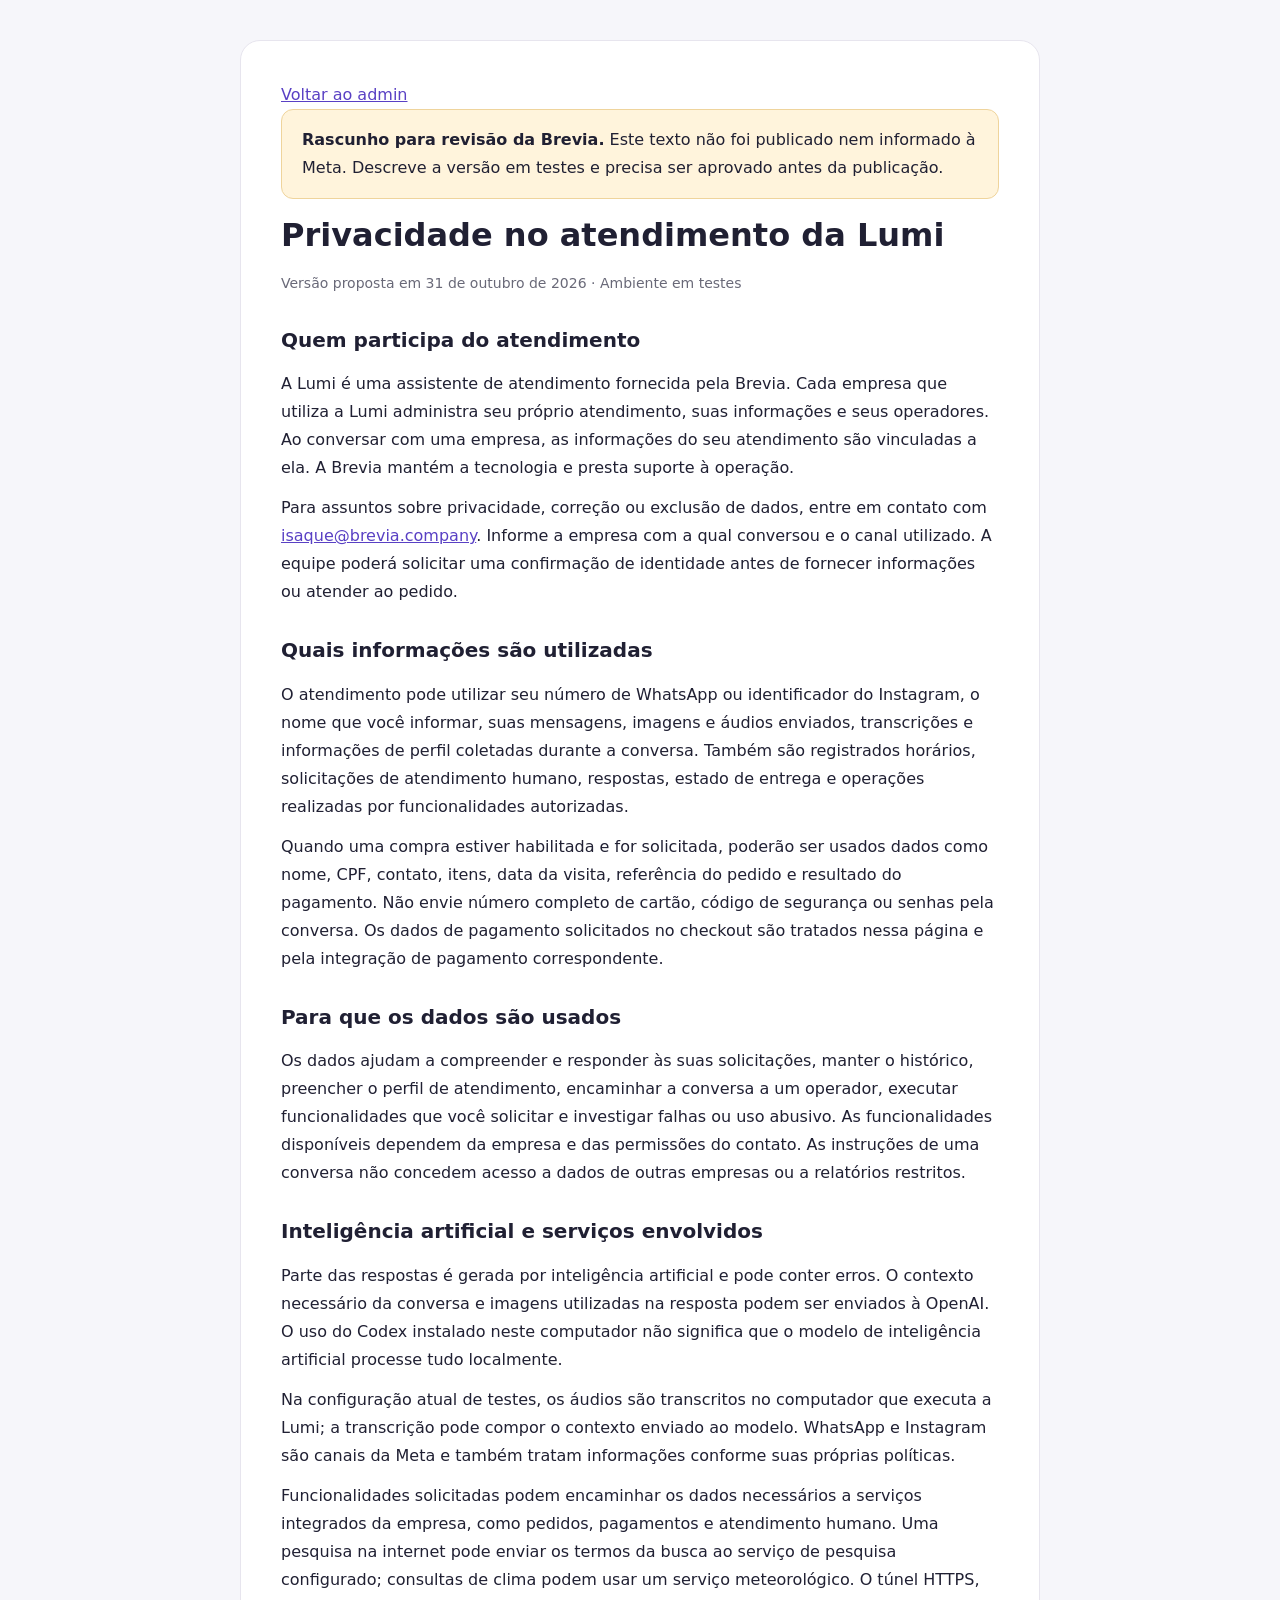
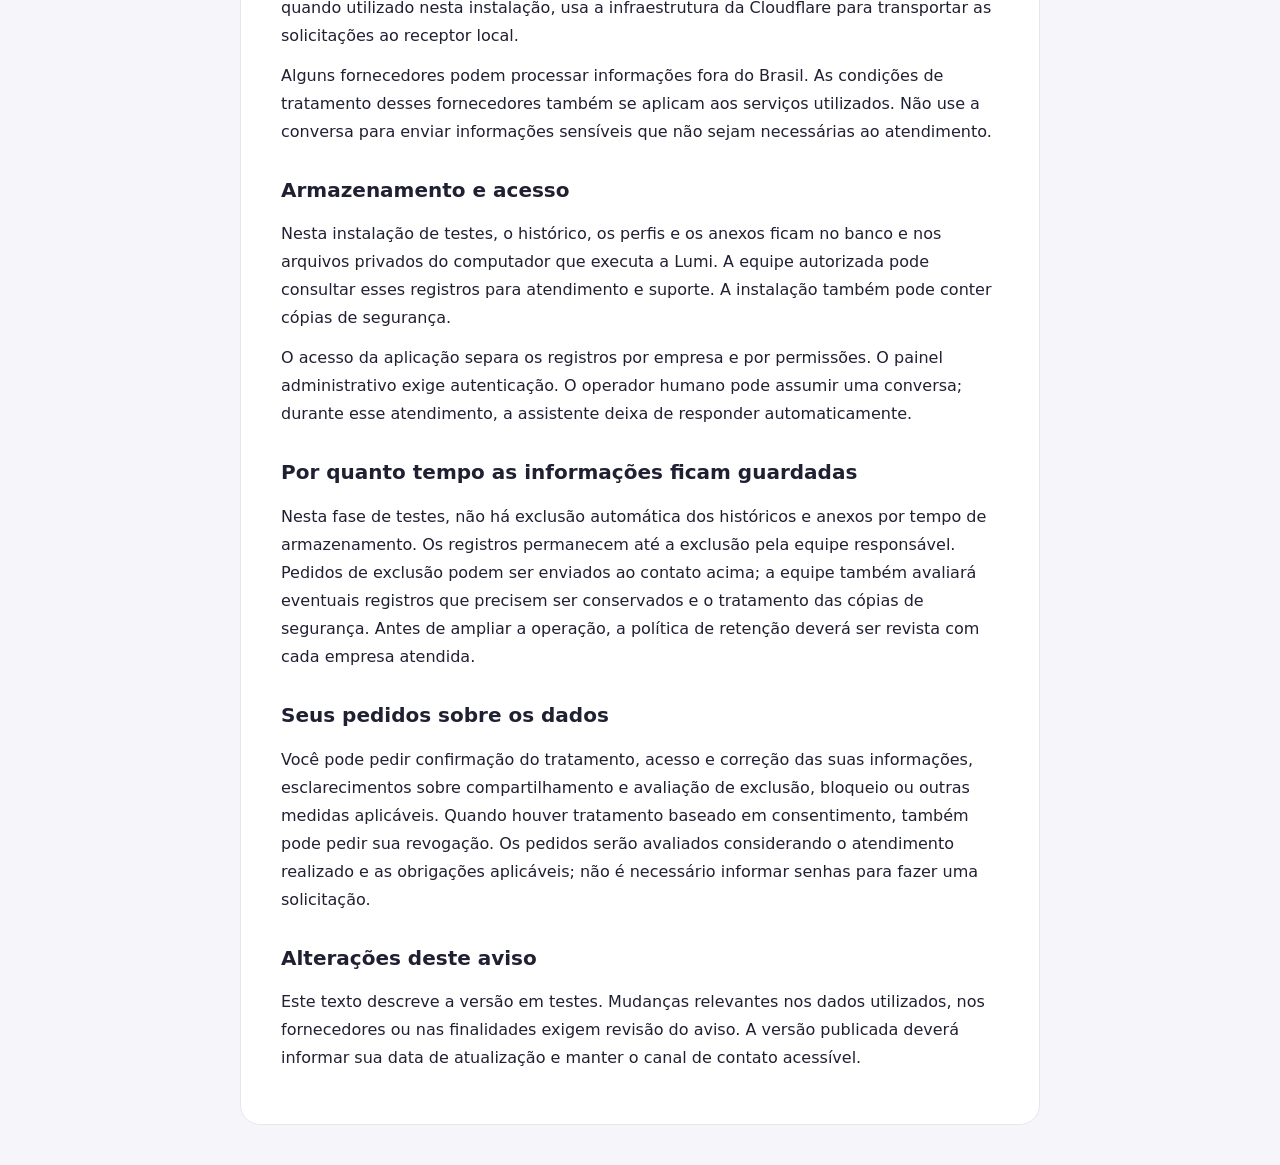
<file: docs/privacy-policy-draft.html>
<!doctype html>
<html lang="pt-BR">
<head>
  <meta charset="utf-8">
  <meta name="viewport" content="width=device-width,initial-scale=1">
  <title>Revisão privada · Privacidade da Lumi</title>
  <style>
    *{box-sizing:border-box}body{margin:0;background:#f6f6fa;color:#202033;font:16px/1.75 system-ui,sans-serif}main{max-width:800px;margin:40px auto;padding:40px;background:white;border:1px solid #e7e5ee;border-radius:20px}h1{font-size:32px;line-height:1.25;margin:16px 0}h2{font-size:20px;line-height:1.4;margin-top:30px}a{color:#5940c4}p{margin:12px 0}.notice{padding:16px 20px;background:#fff4dc;border:1px solid #efd49c;border-radius:12px}.muted{color:#696978;font-size:14px}@media(max-width:600px){main{margin:12px;padding:24px}h1{font-size:27px}}
  </style>
</head>
<body><main>
  <a href="/admin">Voltar ao admin</a>
  <div class="notice"><strong>Rascunho para revisão da Brevia.</strong> Este texto não foi publicado nem informado à Meta. Descreve a versão em testes e precisa ser aprovado antes da publicação.</div>
  <h1>Privacidade no atendimento da Lumi</h1>
  <p class="muted">Versão proposta em 31 de outubro de 2026 · Ambiente em testes</p>
  <h2>Quem participa do atendimento</h2>
  <p>A Lumi é uma assistente de atendimento fornecida pela Brevia. Cada empresa que utiliza a Lumi administra seu próprio atendimento, suas informações e seus operadores. Ao conversar com uma empresa, as informações do seu atendimento são vinculadas a ela. A Brevia mantém a tecnologia e presta suporte à operação.</p>
  <p>Para assuntos sobre privacidade, correção ou exclusão de dados, entre em contato com <a href="mailto:isaque@brevia.company">isaque@brevia.company</a>. Informe a empresa com a qual conversou e o canal utilizado. A equipe poderá solicitar uma confirmação de identidade antes de fornecer informações ou atender ao pedido.</p>
  <h2>Quais informações são utilizadas</h2>
  <p>O atendimento pode utilizar seu número de WhatsApp ou identificador do Instagram, o nome que você informar, suas mensagens, imagens e áudios enviados, transcrições e informações de perfil coletadas durante a conversa. Também são registrados horários, solicitações de atendimento humano, respostas, estado de entrega e operações realizadas por funcionalidades autorizadas.</p>
  <p>Quando uma compra estiver habilitada e for solicitada, poderão ser usados dados como nome, CPF, contato, itens, data da visita, referência do pedido e resultado do pagamento. Não envie número completo de cartão, código de segurança ou senhas pela conversa. Os dados de pagamento solicitados no checkout são tratados nessa página e pela integração de pagamento correspondente.</p>
  <h2>Para que os dados são usados</h2>
  <p>Os dados ajudam a compreender e responder às suas solicitações, manter o histórico, preencher o perfil de atendimento, encaminhar a conversa a um operador, executar funcionalidades que você solicitar e investigar falhas ou uso abusivo. As funcionalidades disponíveis dependem da empresa e das permissões do contato. As instruções de uma conversa não concedem acesso a dados de outras empresas ou a relatórios restritos.</p>
  <h2>Inteligência artificial e serviços envolvidos</h2>
  <p>Parte das respostas é gerada por inteligência artificial e pode conter erros. O contexto necessário da conversa e imagens utilizadas na resposta podem ser enviados à OpenAI. O uso do Codex instalado neste computador não significa que o modelo de inteligência artificial processe tudo localmente.</p>
  <p>Na configuração atual de testes, os áudios são transcritos no computador que executa a Lumi; a transcrição pode compor o contexto enviado ao modelo. WhatsApp e Instagram são canais da Meta e também tratam informações conforme suas próprias políticas.</p>
  <p>Funcionalidades solicitadas podem encaminhar os dados necessários a serviços integrados da empresa, como pedidos, pagamentos e atendimento humano. Uma pesquisa na internet pode enviar os termos da busca ao serviço de pesquisa configurado; consultas de clima podem usar um serviço meteorológico. O túnel HTTPS, quando utilizado nesta instalação, usa a infraestrutura da Cloudflare para transportar as solicitações ao receptor local.</p>
  <p>Alguns fornecedores podem processar informações fora do Brasil. As condições de tratamento desses fornecedores também se aplicam aos serviços utilizados. Não use a conversa para enviar informações sensíveis que não sejam necessárias ao atendimento.</p>
  <h2>Armazenamento e acesso</h2>
  <p>Nesta instalação de testes, o histórico, os perfis e os anexos ficam no banco e nos arquivos privados do computador que executa a Lumi. A equipe autorizada pode consultar esses registros para atendimento e suporte. A instalação também pode conter cópias de segurança.</p>
  <p>O acesso da aplicação separa os registros por empresa e por permissões. O painel administrativo exige autenticação. O operador humano pode assumir uma conversa; durante esse atendimento, a assistente deixa de responder automaticamente.</p>
  <h2>Por quanto tempo as informações ficam guardadas</h2>
  <p>Nesta fase de testes, não há exclusão automática dos históricos e anexos por tempo de armazenamento. Os registros permanecem até a exclusão pela equipe responsável. Pedidos de exclusão podem ser enviados ao contato acima; a equipe também avaliará eventuais registros que precisem ser conservados e o tratamento das cópias de segurança. Antes de ampliar a operação, a política de retenção deverá ser revista com cada empresa atendida.</p>
  <h2>Seus pedidos sobre os dados</h2>
  <p>Você pode pedir confirmação do tratamento, acesso e correção das suas informações, esclarecimentos sobre compartilhamento e avaliação de exclusão, bloqueio ou outras medidas aplicáveis. Quando houver tratamento baseado em consentimento, também pode pedir sua revogação. Os pedidos serão avaliados considerando o atendimento realizado e as obrigações aplicáveis; não é necessário informar senhas para fazer uma solicitação.</p>
  <h2>Alterações deste aviso</h2>
  <p>Este texto descreve a versão em testes. Mudanças relevantes nos dados utilizados, nos fornecedores ou nas finalidades exigem revisão do aviso. A versão publicada deverá informar sua data de atualização e manter o canal de contato acessível.</p>
</main></body></html>
</file>
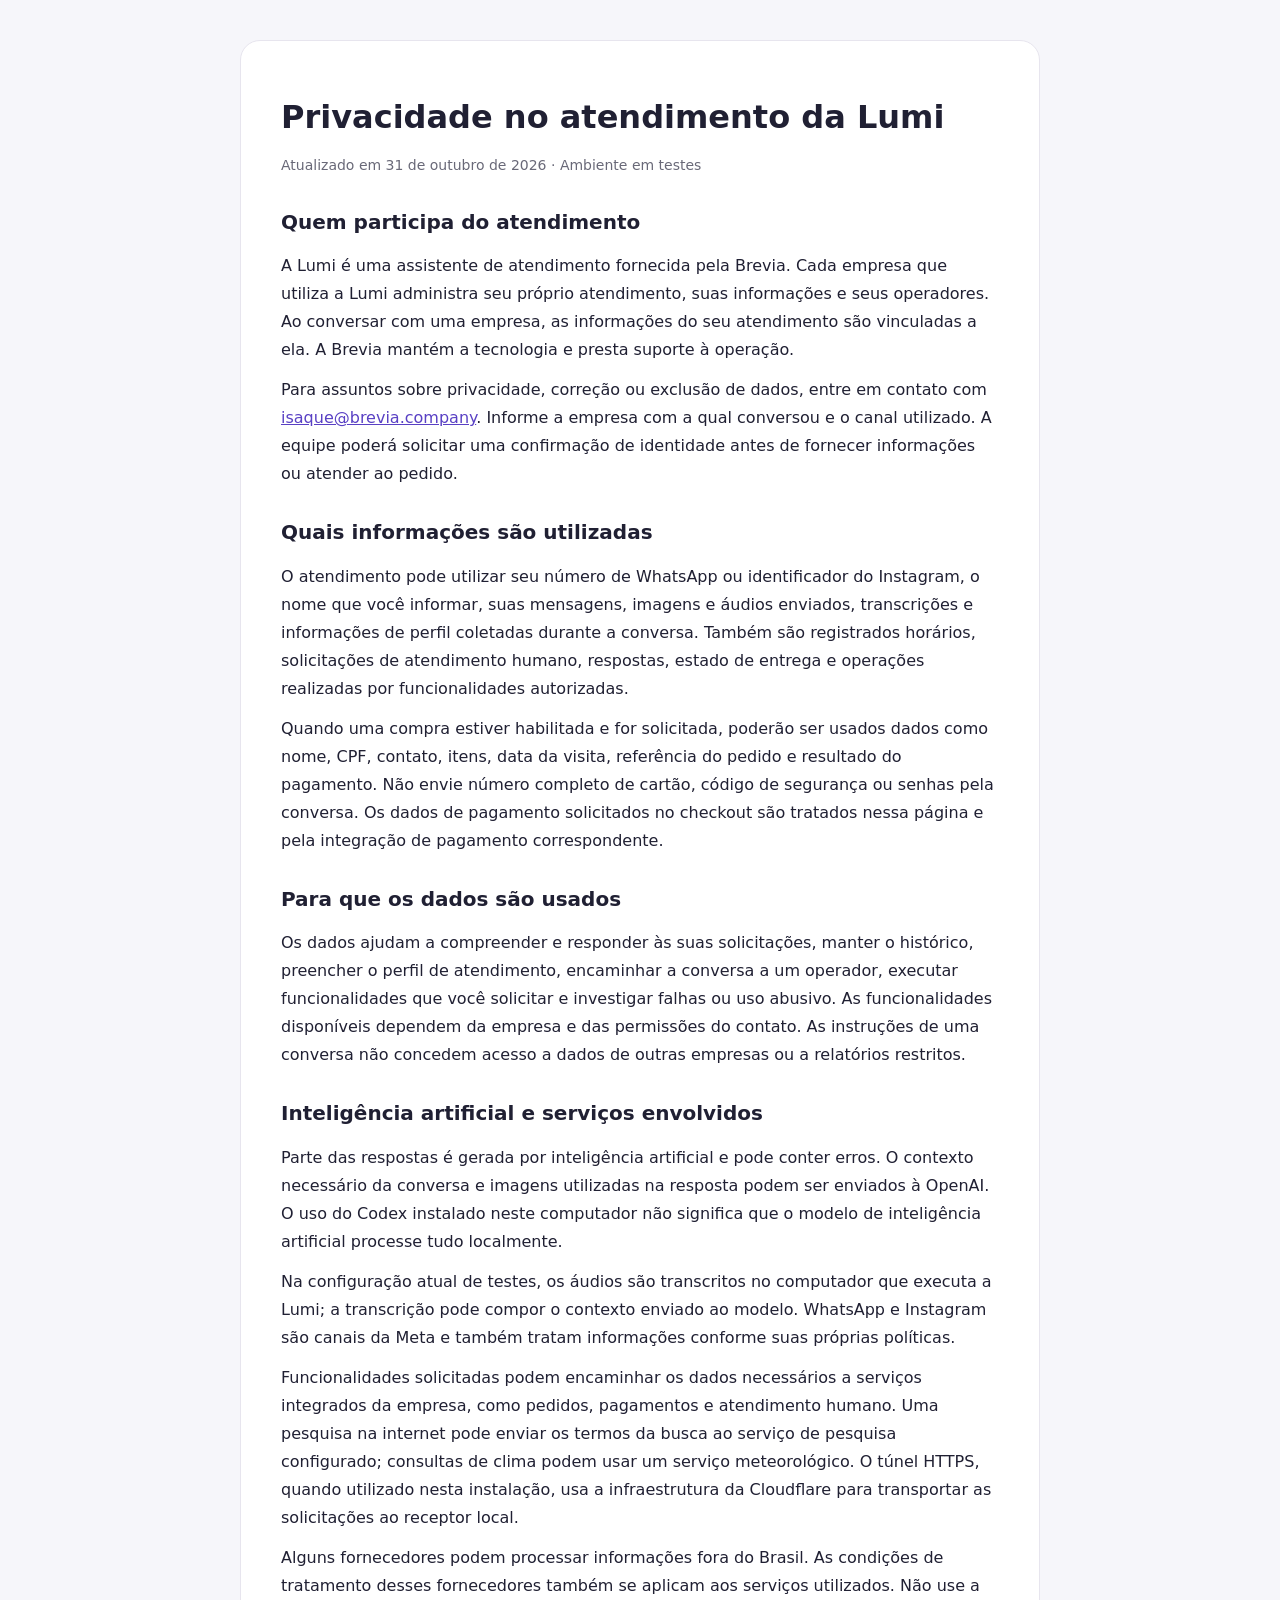
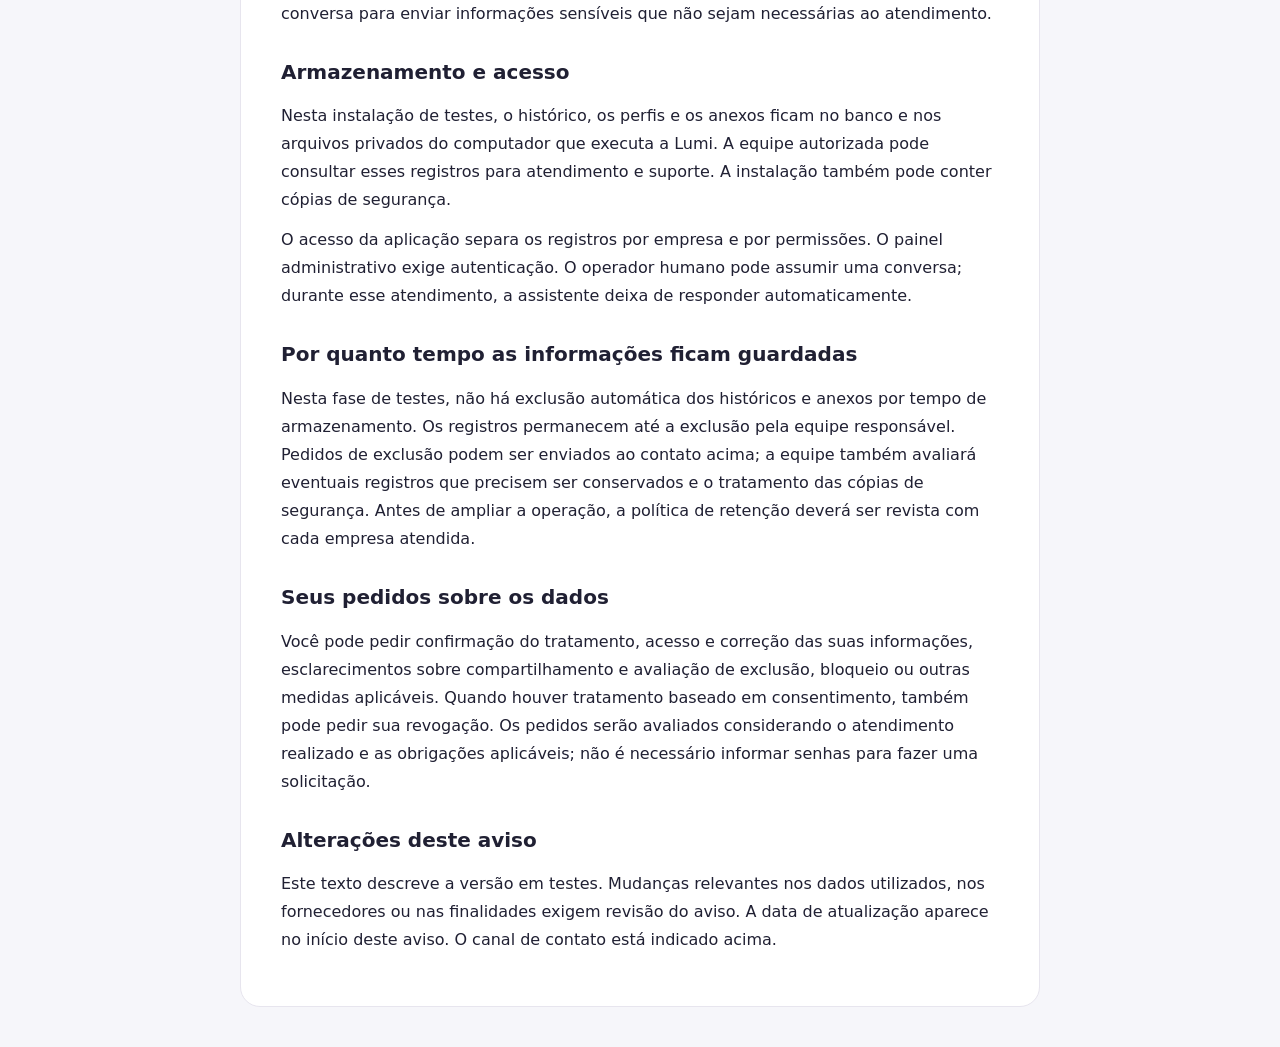
<file: docs/privacy-policy.html>
<!doctype html>
<html lang="pt-BR">
<head>
  <meta charset="utf-8">
  <meta name="viewport" content="width=device-width,initial-scale=1">
  <title>Privacidade da Lumi</title>
  <style>
    *{box-sizing:border-box}body{margin:0;background:#f6f6fa;color:#202033;font:16px/1.75 system-ui,sans-serif}main{max-width:800px;margin:40px auto;padding:40px;background:white;border:1px solid #e7e5ee;border-radius:20px}h1{font-size:32px;line-height:1.25;margin:16px 0}h2{font-size:20px;line-height:1.4;margin-top:30px}a{color:#5940c4}p{margin:12px 0}.notice{padding:16px 20px;background:#fff4dc;border:1px solid #efd49c;border-radius:12px}.muted{color:#696978;font-size:14px}@media(max-width:600px){main{margin:12px;padding:24px}h1{font-size:27px}}
  </style>
</head>
<body><main>
  <h1>Privacidade no atendimento da Lumi</h1>
  <p class="muted">Atualizado em 31 de outubro de 2026 · Ambiente em testes</p>
  <h2>Quem participa do atendimento</h2>
  <p>A Lumi é uma assistente de atendimento fornecida pela Brevia. Cada empresa que utiliza a Lumi administra seu próprio atendimento, suas informações e seus operadores. Ao conversar com uma empresa, as informações do seu atendimento são vinculadas a ela. A Brevia mantém a tecnologia e presta suporte à operação.</p>
  <p>Para assuntos sobre privacidade, correção ou exclusão de dados, entre em contato com <a href="mailto:isaque@brevia.company">isaque@brevia.company</a>. Informe a empresa com a qual conversou e o canal utilizado. A equipe poderá solicitar uma confirmação de identidade antes de fornecer informações ou atender ao pedido.</p>
  <h2>Quais informações são utilizadas</h2>
  <p>O atendimento pode utilizar seu número de WhatsApp ou identificador do Instagram, o nome que você informar, suas mensagens, imagens e áudios enviados, transcrições e informações de perfil coletadas durante a conversa. Também são registrados horários, solicitações de atendimento humano, respostas, estado de entrega e operações realizadas por funcionalidades autorizadas.</p>
  <p>Quando uma compra estiver habilitada e for solicitada, poderão ser usados dados como nome, CPF, contato, itens, data da visita, referência do pedido e resultado do pagamento. Não envie número completo de cartão, código de segurança ou senhas pela conversa. Os dados de pagamento solicitados no checkout são tratados nessa página e pela integração de pagamento correspondente.</p>
  <h2>Para que os dados são usados</h2>
  <p>Os dados ajudam a compreender e responder às suas solicitações, manter o histórico, preencher o perfil de atendimento, encaminhar a conversa a um operador, executar funcionalidades que você solicitar e investigar falhas ou uso abusivo. As funcionalidades disponíveis dependem da empresa e das permissões do contato. As instruções de uma conversa não concedem acesso a dados de outras empresas ou a relatórios restritos.</p>
  <h2>Inteligência artificial e serviços envolvidos</h2>
  <p>Parte das respostas é gerada por inteligência artificial e pode conter erros. O contexto necessário da conversa e imagens utilizadas na resposta podem ser enviados à OpenAI. O uso do Codex instalado neste computador não significa que o modelo de inteligência artificial processe tudo localmente.</p>
  <p>Na configuração atual de testes, os áudios são transcritos no computador que executa a Lumi; a transcrição pode compor o contexto enviado ao modelo. WhatsApp e Instagram são canais da Meta e também tratam informações conforme suas próprias políticas.</p>
  <p>Funcionalidades solicitadas podem encaminhar os dados necessários a serviços integrados da empresa, como pedidos, pagamentos e atendimento humano. Uma pesquisa na internet pode enviar os termos da busca ao serviço de pesquisa configurado; consultas de clima podem usar um serviço meteorológico. O túnel HTTPS, quando utilizado nesta instalação, usa a infraestrutura da Cloudflare para transportar as solicitações ao receptor local.</p>
  <p>Alguns fornecedores podem processar informações fora do Brasil. As condições de tratamento desses fornecedores também se aplicam aos serviços utilizados. Não use a conversa para enviar informações sensíveis que não sejam necessárias ao atendimento.</p>
  <h2>Armazenamento e acesso</h2>
  <p>Nesta instalação de testes, o histórico, os perfis e os anexos ficam no banco e nos arquivos privados do computador que executa a Lumi. A equipe autorizada pode consultar esses registros para atendimento e suporte. A instalação também pode conter cópias de segurança.</p>
  <p>O acesso da aplicação separa os registros por empresa e por permissões. O painel administrativo exige autenticação. O operador humano pode assumir uma conversa; durante esse atendimento, a assistente deixa de responder automaticamente.</p>
  <h2>Por quanto tempo as informações ficam guardadas</h2>
  <p>Nesta fase de testes, não há exclusão automática dos históricos e anexos por tempo de armazenamento. Os registros permanecem até a exclusão pela equipe responsável. Pedidos de exclusão podem ser enviados ao contato acima; a equipe também avaliará eventuais registros que precisem ser conservados e o tratamento das cópias de segurança. Antes de ampliar a operação, a política de retenção deverá ser revista com cada empresa atendida.</p>
  <h2>Seus pedidos sobre os dados</h2>
  <p>Você pode pedir confirmação do tratamento, acesso e correção das suas informações, esclarecimentos sobre compartilhamento e avaliação de exclusão, bloqueio ou outras medidas aplicáveis. Quando houver tratamento baseado em consentimento, também pode pedir sua revogação. Os pedidos serão avaliados considerando o atendimento realizado e as obrigações aplicáveis; não é necessário informar senhas para fazer uma solicitação.</p>
  <h2>Alterações deste aviso</h2>
  <p>Este texto descreve a versão em testes. Mudanças relevantes nos dados utilizados, nos fornecedores ou nas finalidades exigem revisão do aviso. A data de atualização aparece no início deste aviso. O canal de contato está indicado acima.</p>
</main></body></html>
</file>
